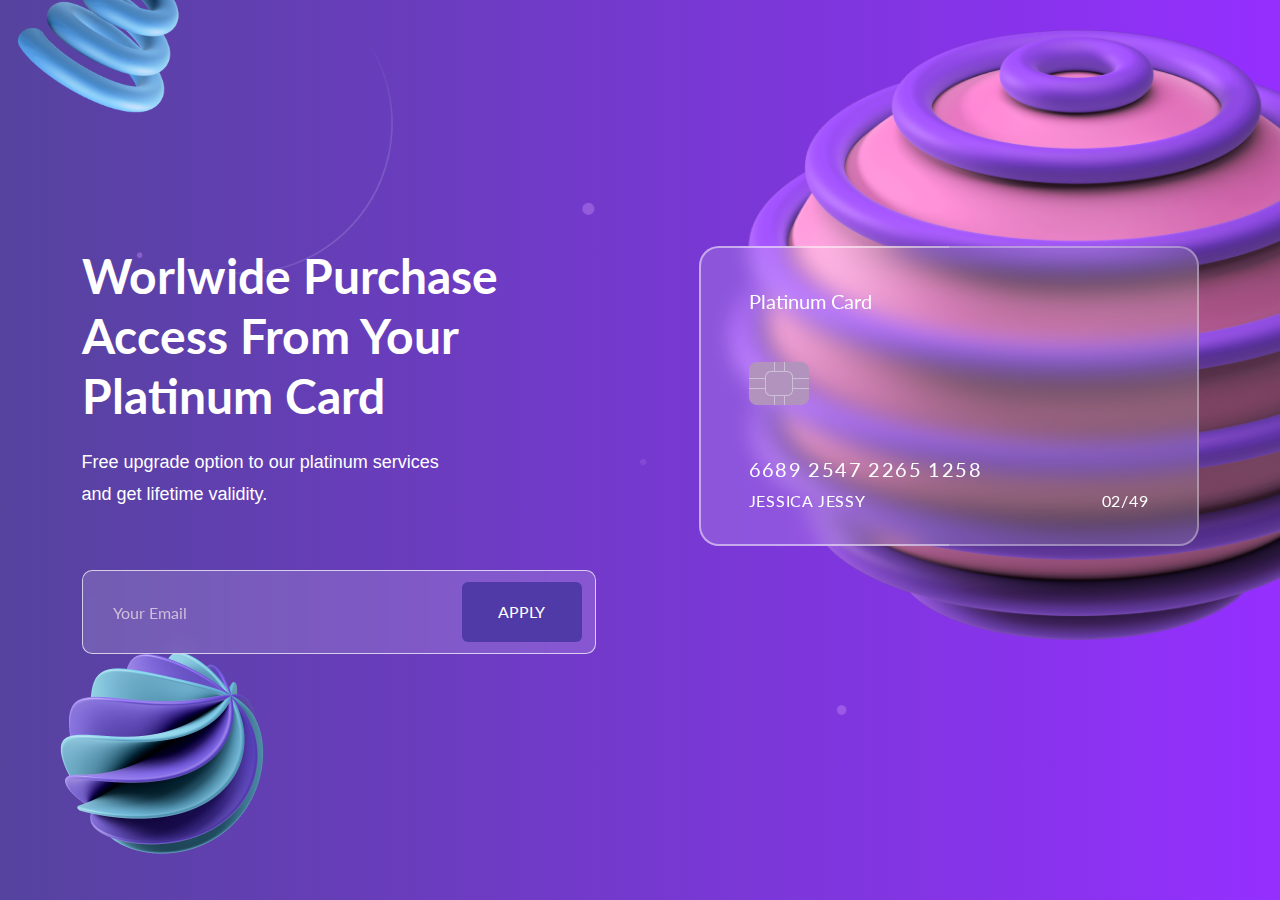
<file: index.html>
<!DOCTYPE html>
<html lang="en">
<head>
    <meta charset="UTF-8">
    <meta http-equiv="X-UA-Compatible" content="IE=edge">
    <meta name="viewport" content="width=device-width, initial-scale=1.0">
    <link rel="stylesheet" href="css/style.css">
    
    <title>CSS Glassmorphism</title>
</head>
<body>
    <main class="main-container">
        <img id="image-left-bottom" src="./images/Retangle.png">
        <img id='image-right' src="./images/Group-11.png">
        <img id="image-left-top" src="./images/img.png">
        <div class="info">
            <div class="info_title">
                <h1>Worlwide Purchase 
                    Access From Your 
                    Platinum Card</h1>
                    <p>Free upgrade option to our platinum services and get lifetime validity.</p>
                    <div class="info_submit">
                        <input type="text" placeholder="Your Email">
                        <button type="submit">Apply</button>
                    </div>
            </div>
            <div class="info_card">
                <div id='card' class="card">
                    <div class="card_title">
                        <h2>Platinum Card</h2>
                    </div>
                    <div class="card_chip">
                        <img src="./images/chip.png" alt="">

                    </div>
                    <div class="card_footer">
                        <div class="card_footer_info footer-text">
                            <p class="footer-text--big">6689 2547 2265 1258</p>
                            <p class="">Jessica Jessy</p>
                        </div>
                        <div class="footer-text">
                            <p>02/49</p>
                        </div>
                    </div>
                </div>
            </div>
        </div>
    </main>
    
</body>
</html>
</file>
<file: css/style.css>
@import url('https://fonts.googleapis.com/css2?family=Lato:wght@700&display=swap');
@import url('https://fonts.googleapis.com/css2?family=Open+Sans&display=swap');
body{
    padding: 0;
    margin: 0;
    height: 100vh;
    background: linear-gradient(to right,#55439E,#952FFF);
}
.main-container {
    width: 100%;
    height: 100%;
    background-image: url('../images/fundo_elipse.png');
    background-position: center;
    background-repeat: no-repeat;
    background-size: cover;
    position: relative;
    display: flex;
    align-items: center;
    justify-content: center;
}

#image-left-top{
    width: 290.25px;
    height: 267.16px;    
    position: absolute;
    top: -100px;
    left: -30px;
}

#image-left-bottom{
    width: 284px;
    height: 284px;
    position: absolute;
    left: 20px;
    bottom: 5px;

}

#image-right{
    position: absolute;
    width: 550px;
    height: 610px;
    right: 0px;
    top: 30px;
}

.info{
    width: 100%;
    max-width: 1117px;
    z-index: 9;
    display: flex;
    justify-content: space-between;
}

.info_title {
    width: 480px;
}

.info_title h1{
    width: 431px;
    font-style: normal;
    font-weight: bold;
    font-size: 48px;
    line-height: 60px;
    text-transform: capitalize;
    color: white;
    font-family: Lato,sans-serif;
    margin-top: 0;
    margin-bottom: 20px;
}
.info_title p{
    width: 383px;
    height: 64px;
    color: white;
    font-family:OpenSans, sans-serif;
    font-weight: normal;
    font-style: normal;
    font-size: 18px;
    line-height: 32px;
    margin-top: 0;
    margin-bottom: 60px;
}

.info_submit{
    width: 100%;
    position: relative;
}

.info_submit input {
    width: 100%;
    height: 80px;
    border-radius: 10px;
    outline: none;
    color: white;
    font-style: normal;
    font-weight: normal;
    border: 1px solid rgba(255, 255, 255, 0.7);
    background:rgba(255, 255, 255,0.15);
    backdrop-filter: blur(10px);
    padding-left: 30px;
    font-family: Lato,sans-serif;
    font-size: 16px;
    line-height: 16px;
}

.info_submit input::placeholder {
    width: 75px;
    height: 16px;
    font-family: Lato,sans-serif;
    font-size: 16px;
    line-height: 16px;
    font-style: normal;
    font-weight: normal;
    color: #CDBFD8;
    left: 30px;
    top: 32px;
}

.info_submit button {
    width: 120px;
    height: 60px;
    border-radius: 6px;
    background-color: #4F3AA7;
    font-family: Lato,sans-serif;
    text-transform: uppercase;
    color: white;
    font-size: 16px;
    line-height: 16px;
    font-style: bold;
    outline: none;
    border: none;
    position: absolute;
    top: 12px;
    right: -20px;
    text-align: center;
}

.info_card .card{
    width: 500px;
    height: 300px;
    background: rgba(255, 255, 255, 0.15);
    backdrop-filter: blur(10px);
    border-radius: 20px;
    position: relative;
    padding: 40px 50px;
    box-sizing: border-box;
}
.info_card .card::before{
    content: "";
    border: 2px solid rgba(255, 255, 255, 0.5);
    border-right: none;
    position: absolute;
    bottom: 0;
    left: 0;
    width: 50%;
    height: 100%;
    box-sizing: border-box;
    border-top-left-radius: 20px;
    border-bottom-left-radius: 20px;
}

.info_card .card::after{
    content: "";
    border: 2px solid rgba(255, 255, 255, 0.35);
    border-left: none;
    position: absolute;
    bottom: 0;
    right: 0;
    width: 50%;
    height: 100%;
    box-sizing: border-box;
    border-top-right-radius: 20px;
    border-bottom-right-radius: 20px;
}

.card_title h2{
    font-family: Lato,sans-serif;
    font-style: normal;
    font-weight: normal;
    font-size: 20px;
    line-height: 30px;
    color: white;
    margin-top: 0;
    margin-bottom: 46px;
}

.card_chip{
    margin-bottom: 45px;
}

.card_chip img{
    width: 60px;
    height: 43px;
}

.card_footer{
    display: flex;
    justify-content: space-between;
}

.card_footer div:nth-child(2){
    display: flex;
    justify-content: center;
    align-items: flex-end;
}

.card_footer p{
    font-family: Lato,sans-serif;
    color:white;
    font-style: normal;
    font-weight: normal;
    margin: 0;
}

.card_footer_info p:first-child{
    margin-bottom: 8px;
}

.footer-text {
    font-family: Lato,sans-serif;
    color:white;
    font-style: normal;
    font-weight: normal;
    text-transform: uppercase;
    letter-spacing: 0.05em;
    font-size: 16px;
    line-height: 18px;
}
.footer-text--big {
    letter-spacing: 0.07em;
    font-size: 20px;
    line-height: 30px;
}
</file>
